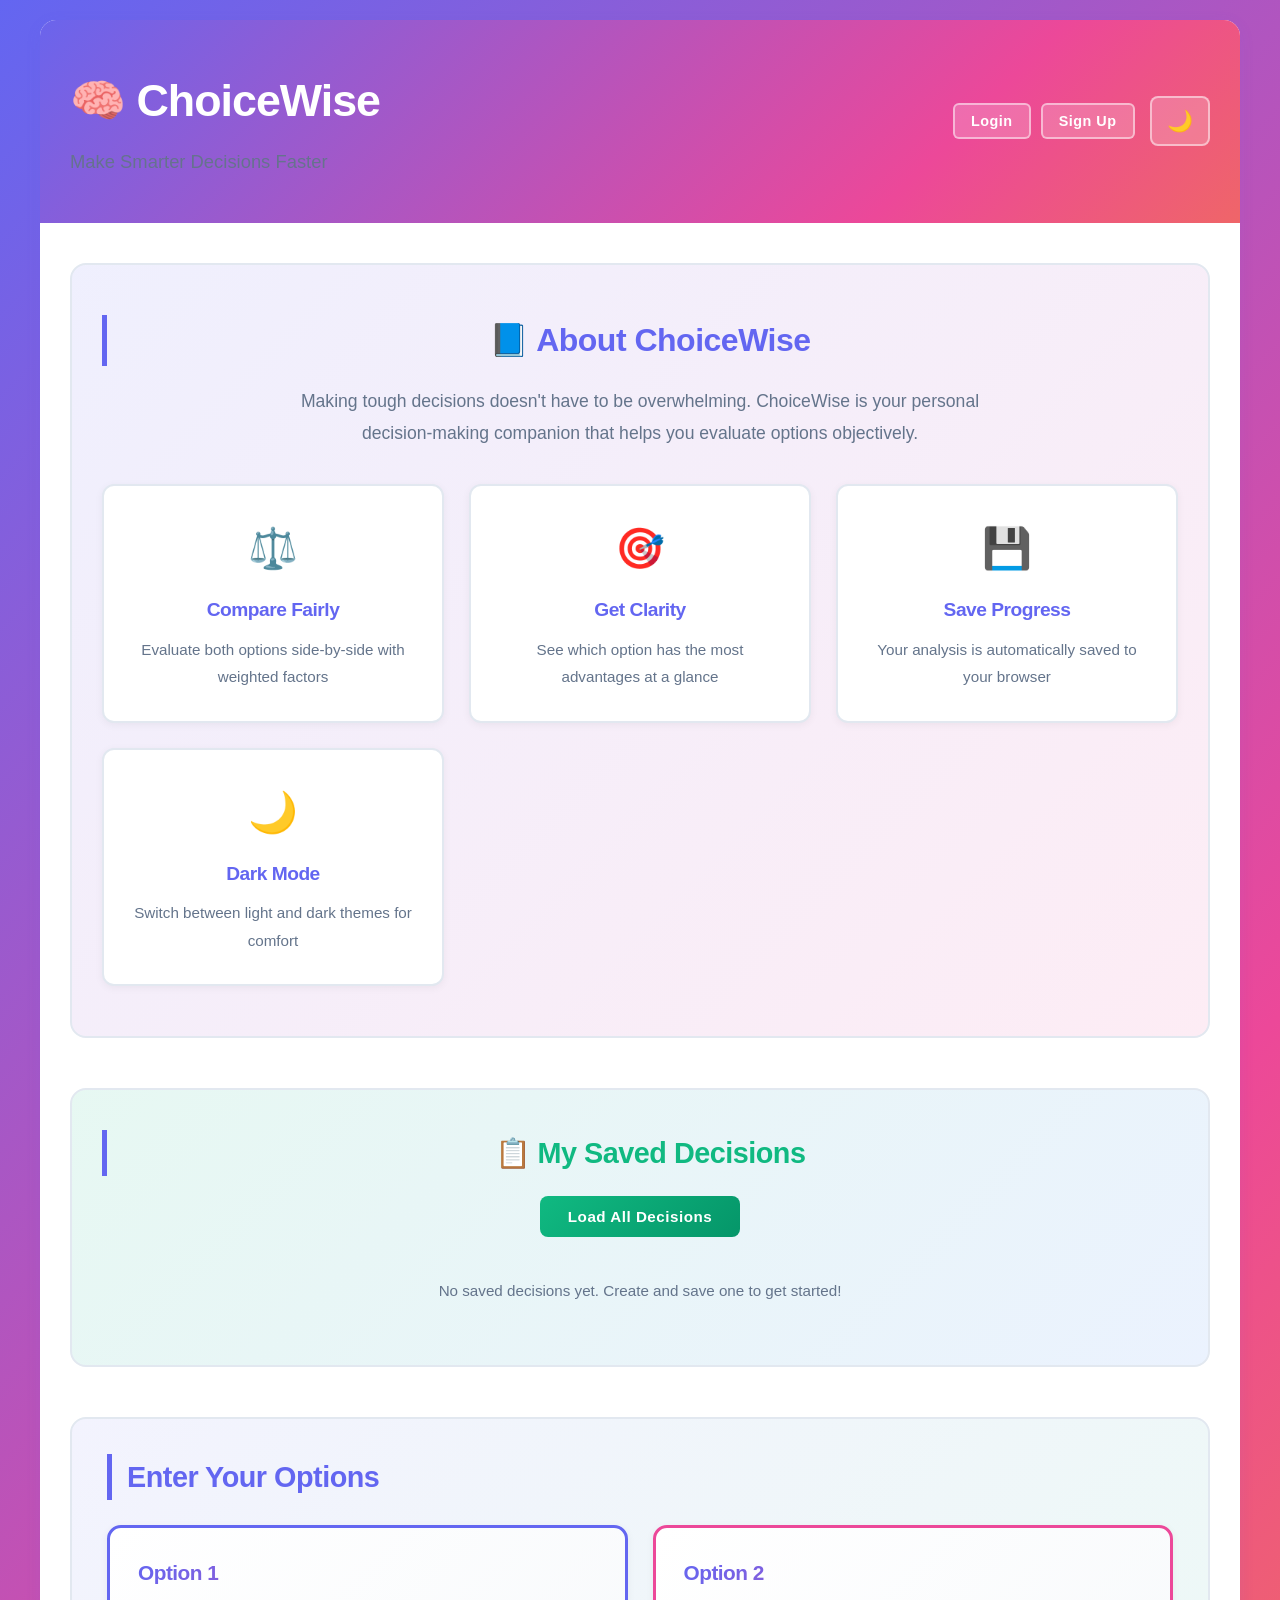
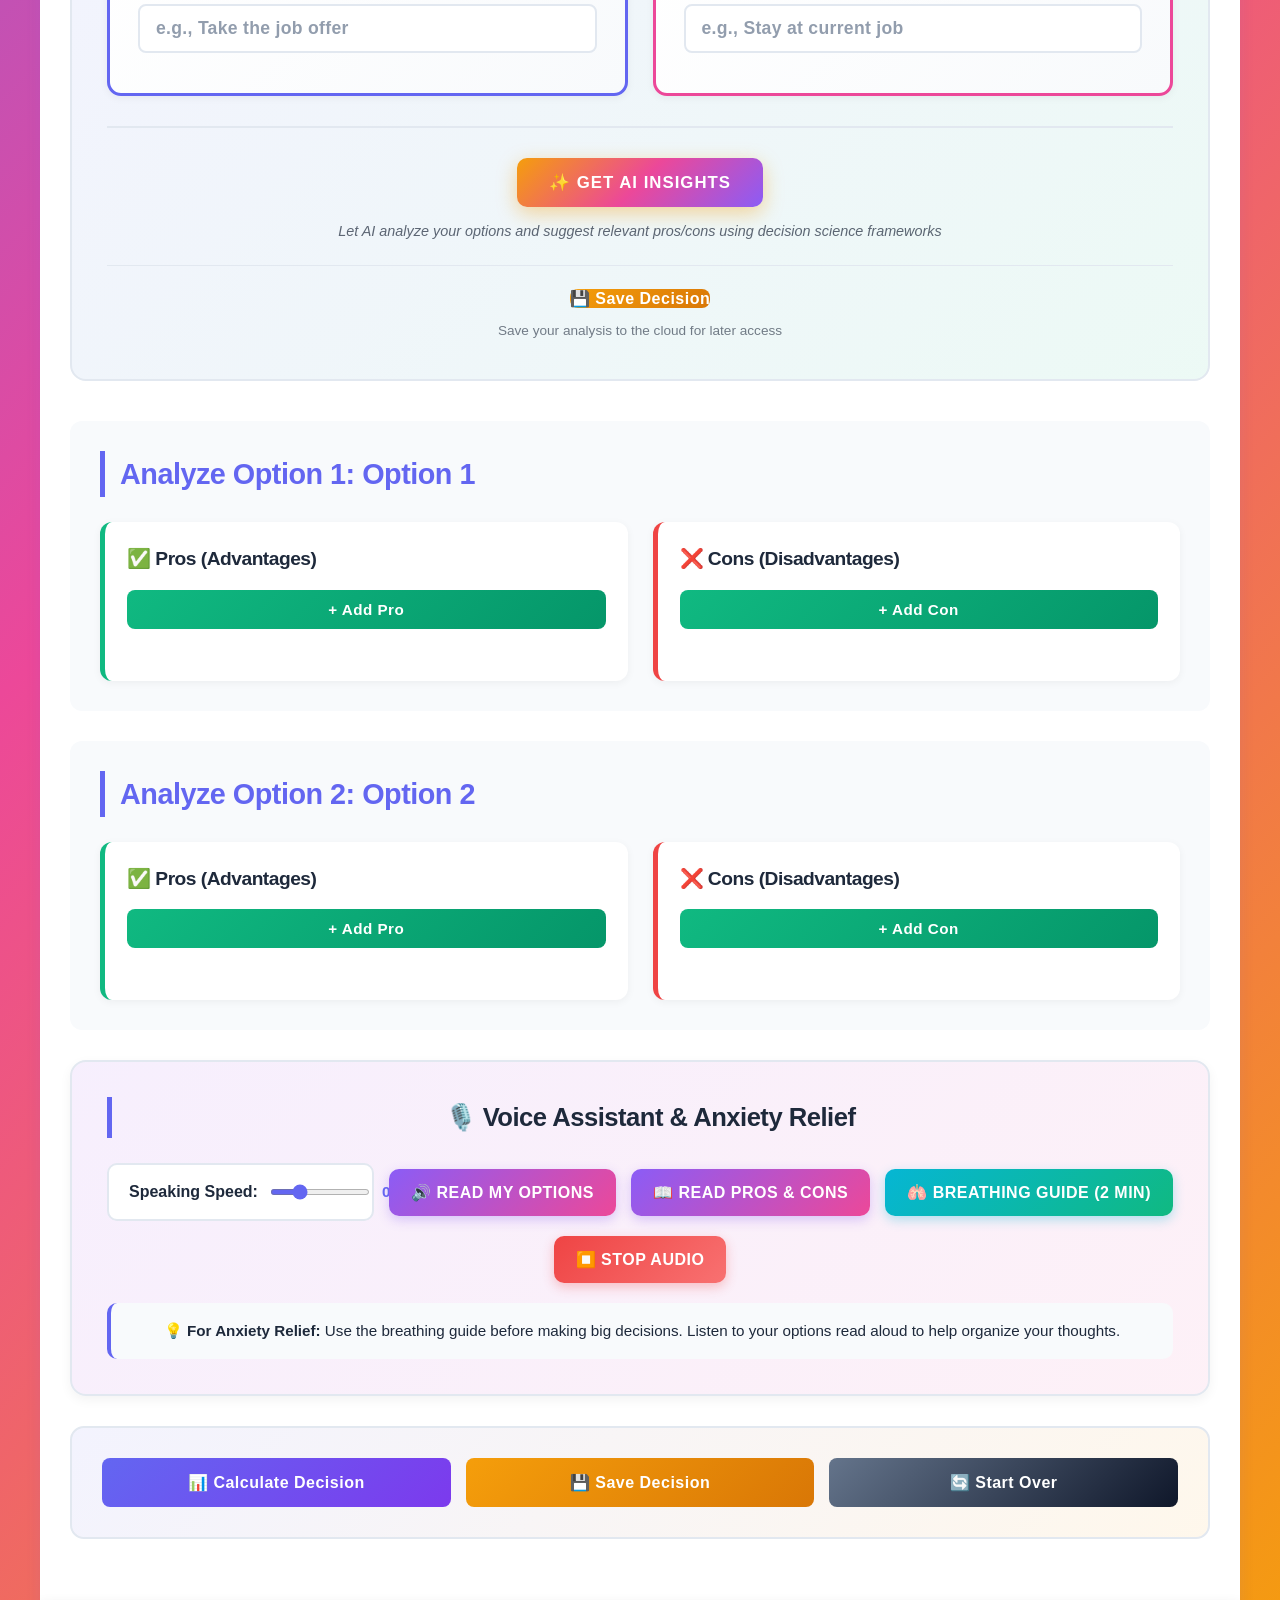
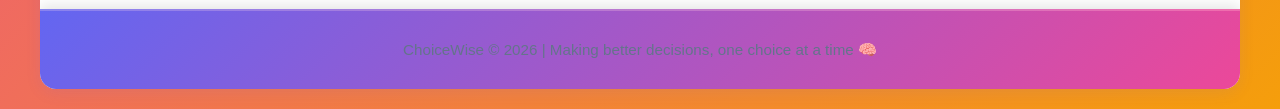
<file: index.html>
<!DOCTYPE html>
<html lang="en">
<head>
    <meta charset="UTF-8">
    <meta name="viewport" content="width=device-width, initial-scale=1.0">
    <title>ChoiceWise - Smart Decision Making Tool</title>
    <link rel="stylesheet" href="style.css">
</head>
<body>
    <div class="container">
        <!-- HEADER -->
        <header>
            <div class="header-top">
                <div class="header-logo">
                    <h1>🧠 ChoiceWise</h1>
                    <p class="subtitle">Make Smarter Decisions Faster</p>
                </div>
                <div class="header-actions">
                    <div id="userProfile" class="user-profile" style="display: none;">
                        <span id="userGreeting">👤 Guest</span>
                        <button onclick="logout()" class="btn-logout">Logout</button>
                    </div>
                    <div id="authButtons" class="auth-buttons">
                        <button onclick="openAuthModal('login')" class="btn-login">Login</button>
                        <button onclick="openAuthModal('signup')" class="btn-signup">Sign Up</button>
                    </div>
                    <button id="darkModeBtn" onclick="toggleDarkMode()" class="btn-theme" title="Toggle Dark Mode">🌙</button>
                </div>
            </div>
        </header>

        <!-- AUTH MODAL -->
        <div id="authModal" class="auth-modal" style="display: none;">
            <div class="auth-modal-content">
                <button onclick="closeAuthModal()" class="btn-close-modal">✕</button>
                
                <!-- LOGIN FORM -->
                <div id="loginForm" class="auth-form" style="display: none;">
                    <h2>Login</h2>
                    <input type="text" id="loginUsername" placeholder="Username" class="auth-input">
                    <input type="password" id="loginPassword" placeholder="Password" class="auth-input">
                    <button onclick="handleLogin()" class="btn-auth">Login</button>
                    <p class="auth-toggle">Don't have an account? <a onclick="openAuthModal('signup')">Sign Up</a></p>
                </div>

                <!-- SIGNUP FORM -->
                <div id="signupForm" class="auth-form" style="display: none;">
                    <h2>Create Account</h2>
                    <input type="text" id="signupUsername" placeholder="Username" class="auth-input">
                    <input type="email" id="signupEmail" placeholder="Email (optional)" class="auth-input">
                    <input type="password" id="signupPassword" placeholder="Password" class="auth-input">
                    <input type="password" id="signupPasswordConfirm" placeholder="Confirm Password" class="auth-input">
                    <button onclick="handleSignup()" class="btn-auth">Sign Up</button>
                    <p class="auth-toggle">Already have an account? <a onclick="openAuthModal('login')">Login</a></p>
                </div>
            </div>
        </div>

        <main>
            <!-- ABOUT SECTION -->
            <section class="about-section">
                <div class="about-container">
                    <div class="about-content">
                        <h2>📘 About ChoiceWise</h2>
                        <p>Making tough decisions doesn't have to be overwhelming. ChoiceWise is your personal decision-making companion that helps you evaluate options objectively.</p>
                        <div class="features-grid">
                            <div class="feature-item">
                                <span class="feature-icon">⚖️</span>
                                <h3>Compare Fairly</h3>
                                <p>Evaluate both options side-by-side with weighted factors</p>
                            </div>
                            <div class="feature-item">
                                <span class="feature-icon">🎯</span>
                                <h3>Get Clarity</h3>
                                <p>See which option has the most advantages at a glance</p>
                            </div>
                            <div class="feature-item">
                                <span class="feature-icon">💾</span>
                                <h3>Save Progress</h3>
                                <p>Your analysis is automatically saved to your browser</p>
                            </div>
                            <div class="feature-item">
                                <span class="feature-icon">🌙</span>
                                <h3>Dark Mode</h3>
                                <p>Switch between light and dark themes for comfort</p>
                            </div>
                        </div>
                    </div>
                </div>
            </section>

            <!-- MY DECISIONS SECTION -->
            <section class="my-decisions-section">
                <h2>📋 My Saved Decisions</h2>
                <button onclick="loadAllDecisions()" class="btn-load-all">Load All Decisions</button>
                <div id="decisionsList" class="decisions-list" style="display: none;">
                    <table class="decisions-table">
                        <thead>
                            <tr>
                                <th>ID</th>
                                <th>Option 1</th>
                                <th>Option 2</th>
                                <th>Created</th>
                                <th>Action</th>
                            </tr>
                        </thead>
                        <tbody id="decisionsTableBody">
                        </tbody>
                    </table>
                </div>
                <p id="noDecisions" class="info-text">No saved decisions yet. Create and save one to get started!</p>
            </section>

            <!-- SECTION 1: INPUT OPTIONS -->
            <section class="options-section">
                <h2>Enter Your Options</h2>
                <div class="options-container">
                    <!-- OPTION 1 -->
                    <div class="option-box">
                        <h3>Option 1</h3>
                        <input 
                            type="text" 
                            id="option1Input" 
                            placeholder="e.g., Take the job offer"
                            class="input-field input-option"
                        >
                    </div>

                    <!-- OPTION 2 -->
                    <div class="option-box">
                        <h3>Option 2</h3>
                        <input 
                            type="text" 
                            id="option2Input" 
                            placeholder="e.g., Stay at current job"
                            class="input-field input-option"
                        >
                    </div>
                </div>
                
                <!-- AI INSIGHTS BUTTON -->
                <div class="ai-insights-container">
                    <button onclick="generateAIInsights()" class="btn-ai-insights">✨ Get AI Insights</button>
                    <p class="ai-note">Let AI analyze your options and suggest relevant pros/cons using decision science frameworks</p>
                </div>
                
                <!-- SAVE DECISION BUTTON -->
                <div class="save-section">
                    <button onclick="saveDecision()" class="btn-save">💾 Save Decision</button>
                    <p class="save-note">Save your analysis to the cloud for later access</p>
                </div>
            </section>

            <!-- SECTION 2: PROS & CONS FOR OPTION 1 -->
            <section class="analysis-section">
                <h2>Analyze Option 1: <span id="option1Label">Option 1</span></h2>
                
                <div class="pros-cons-container">
                    <!-- OPTION 1 PROS -->
                    <div class="pros-section">
                        <h3>✅ Pros (Advantages)</h3>
                        <button onclick="addProInputField(1)" class="btn-add">+ Add Pro</button>
                        <ul id="pros1List" class="items-list"></ul>
                    </div>

                    <!-- OPTION 1 CONS -->
                    <div class="cons-section">
                        <h3>❌ Cons (Disadvantages)</h3>
                        <button onclick="addConInputField(1)" class="btn-add">+ Add Con</button>
                        <ul id="cons1List" class="items-list"></ul>
                    </div>
                </div>
            </section>

            <!-- SECTION 3: PROS & CONS FOR OPTION 2 -->
            <section class="analysis-section">
                <h2>Analyze Option 2: <span id="option2Label">Option 2</span></h2>
                
                <div class="pros-cons-container">
                    <!-- OPTION 2 PROS -->
                    <div class="pros-section">
                        <h3>✅ Pros (Advantages)</h3>
                        <button onclick="addProInputField(2)" class="btn-add">+ Add Pro</button>
                        <ul id="pros2List" class="items-list"></ul>
                    </div>

                    <!-- OPTION 2 CONS -->
                    <div class="cons-section">
                        <h3>❌ Cons (Disadvantages)</h3>
                        <button onclick="addConInputField(2)" class="btn-add">+ Add Con</button>
                        <ul id="cons2List" class="items-list"></ul>
                    </div>
                </div>
            </section>

            <!-- SECTION 3.5: VOICE & ANXIETY RELIEF -->
            <section class="voice-section">
                <h2>🎙️ Voice Assistant & Anxiety Relief</h2>
                
                <div class="voice-controls">
                    <!-- Voice Settings -->
                    <div class="voice-settings">
                        <label for="voiceSpeed">Speaking Speed:</label>
                        <input type="range" id="voiceSpeed" min="0.5" max="2" step="0.1" value="0.9" class="speed-slider">
                        <span id="speedValue">0.9x (Calm & Clear)</span>
                    </div>

                    <!-- Read Options Button -->
                    <button onclick="readOptions()" class="btn-voice">
                        🔊 Read My Options
                    </button>

                    <!-- Read Analysis Button -->
                    <button onclick="readAnalysis()" class="btn-voice">
                        📖 Read Pros & Cons
                    </button>

                    <!-- Breathing Exercise Button -->
                    <button onclick="startBreathingExercise()" class="btn-voice btn-calm">
                        🫁 Breathing Guide (2 min)
                    </button>

                    <!-- Stop Voice Button -->
                    <button onclick="stopVoice()" class="btn-voice btn-stop">
                        ⏹️ Stop Audio
                    </button>
                </div>

                <div class="voice-tips">
                    <p><strong>💡 For Anxiety Relief:</strong> Use the breathing guide before making big decisions. Listen to your options read aloud to help organize your thoughts.</p>
                </div>
            </section>

            <!-- SECTION 4: ACTION BUTTONS -->
            <section class="action-section">
                <button onclick="calculateDecision()" class="btn-calculate">📊 Calculate Decision</button>
                <button onclick="saveDecision()" class="btn-save">💾 Save Decision</button>
                <button onclick="resetAll()" class="btn-reset">🔄 Start Over</button>
            </section>

            <!-- SECTION 5: RESULTS -->
            <section class="results-section" id="resultsSection" style="display: none;">
                <h2>📈 Decision Analysis Results</h2>
                
                <div class="results-grid">
                    <!-- OPTION 1 RESULT -->
                    <div class="result-card">
                        <h3 id="resultOption1Label">Option 1</h3>
                        <div class="score-display">
                            <div class="score-value" id="option1Score">0</div>
                            <div class="score-label">Total Score</div>
                        </div>
                        <div class="score-breakdown">
                            <p><strong>Pros Score:</strong> <span id="option1ProsScore">0</span></p>
                            <p><strong>Cons Score:</strong> <span id="option1ConsScore">0</span></p>
                        </div>
                    </div>

                    <!-- OPTION 2 RESULT -->
                    <div class="result-card">
                        <h3 id="resultOption2Label">Option 2</h3>
                        <div class="score-display">
                            <div class="score-value" id="option2Score">0</div>
                            <div class="score-label">Total Score</div>
                        </div>
                        <div class="score-breakdown">
                            <p><strong>Pros Score:</strong> <span id="option2ProsScore">0</span></p>
                            <p><strong>Cons Score:</strong> <span id="option2ConsScore">0</span></p>
                        </div>
                    </div>
                </div>

                <!-- RECOMMENDATION -->
                <div class="recommendation-box" id="recommendationBox">
                    <h3>🎯 My Recommendation</h3>
                    <div id="recommendation" class="recommendation-text"></div>
                    <p class="recommendation-note">💡 Remember: This analysis is a guide, not the final decision. Trust your intuition too!</p>
                </div>
            </section>
        </main>

        <!-- FOOTER -->
        <footer>
            <p>ChoiceWise © 2026 | Making better decisions, one choice at a time 🧠</p>
        </footer>
    </div>

    <script src="script.js"></script>
</body>
</html>
</file>
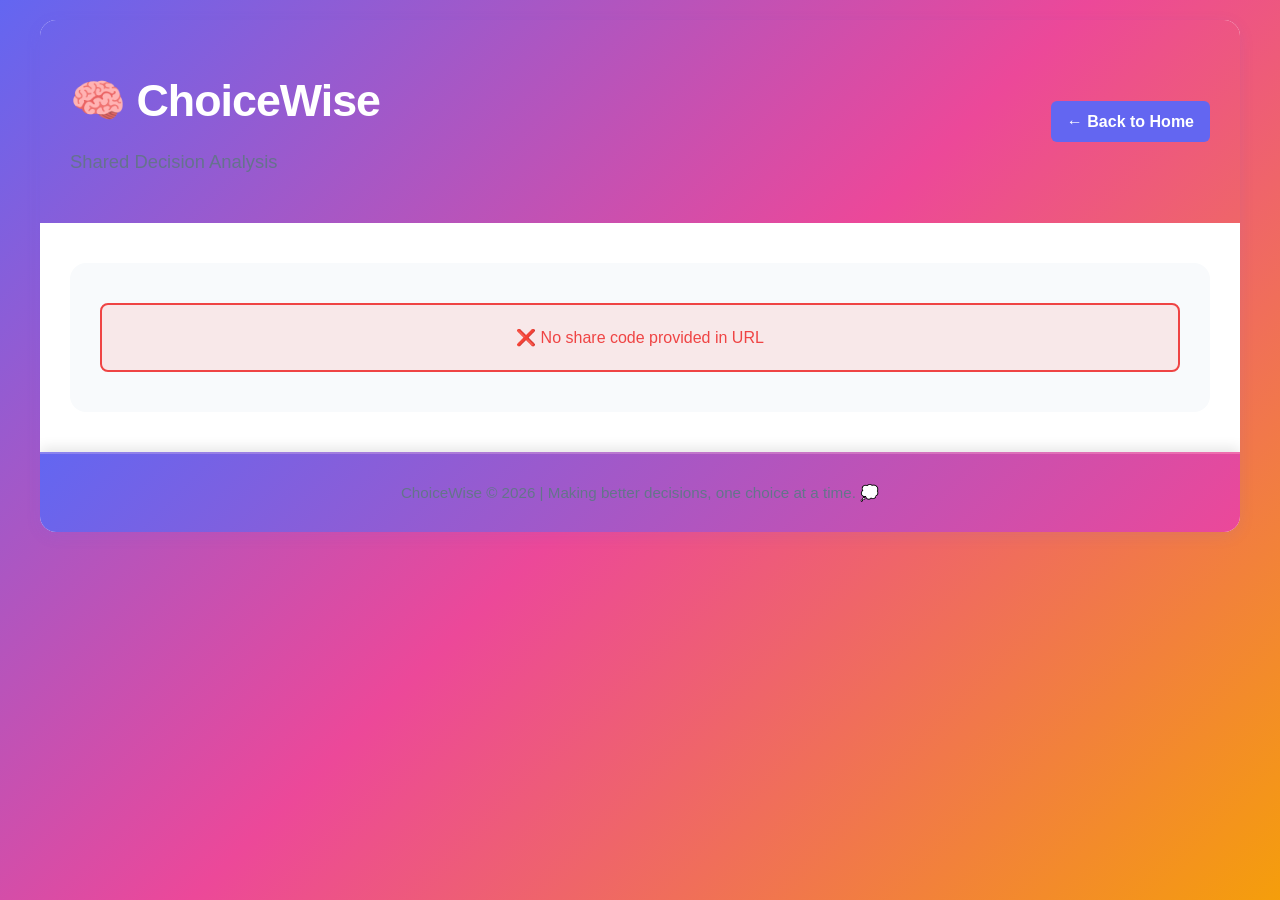
<file: share.html>
<!DOCTYPE html>
<html lang="en">
<head>
    <meta charset="UTF-8">
    <meta name="viewport" content="width=device-width, initial-scale=1.0">
    <title>ChoiceWise - Shared Decision</title>
    <link rel="stylesheet" href="style.css">
</head>
<body>
    <div class="container">
        <!-- HEADER -->
        <header>
            <div class="header-top">
                <div class="header-logo">
                    <h1>🧠 ChoiceWise</h1>
                    <p class="subtitle">Shared Decision Analysis</p>
                </div>
                <a href="index.html" class="btn-home">← Back to Home</a>
            </div>
        </header>

        <main>
            <!-- SHARED DECISION VIEW -->
            <section class="shared-decision-section">
                <div id="loadingMessage" class="loading-text">📄 Loading shared decision...</div>
                
                <div id="decisionContent" style="display: none;">
                    <!-- OPTIONS -->
                    <div class="shared-options">
                        <div class="shared-option">
                            <h3>Option 1: <span id="sharedOption1"></span></h3>
                            <div class="shared-pros-cons">
                                <h4>✅ Pros:</h4>
                                <ul id="sharedPros1List"></ul>
                                <h4>❌ Cons:</h4>
                                <ul id="sharedCons1List"></ul>
                            </div>
                        </div>

                        <div class="shared-option">
                            <h3>Option 2: <span id="sharedOption2"></span></h3>
                            <div class="shared-pros-cons">
                                <h4>✅ Pros:</h4>
                                <ul id="sharedPros2List"></ul>
                                <h4>❌ Cons:</h4>
                                <ul id="sharedCons2List"></ul>
                            </div>
                        </div>
                    </div>

                    <div class="shared-info">
                        <p>📅 Created: <span id="sharedCreatedDate"></span></p>
                        <button onclick="copyDecisionToLocal()" class="btn-copy">📋 Copy to My Decisions</button>
                    </div>
                </div>

                <div id="errorMessage" class="error-text" style="display: none;">
                    ❌ Could not load shared decision. The link may be invalid or expired.
                </div>
            </section>
        </main>

        <!-- FOOTER -->
        <footer>
            <p>ChoiceWise © 2026 | Making better decisions, one choice at a time. 💭</p>
        </footer>
    </div>

    <script>
        const API_BASE_URL = '';

        // Load shared decision when page opens
        window.addEventListener('DOMContentLoaded', function() {
            loadSharedDecision();
        });

        /**
         * Load a shared decision by share code from URL
         */
        async function loadSharedDecision() {
            const params = new URLSearchParams(window.location.search);
            const shareCode = params.get('code');

            if (!shareCode) {
                showError('No share code provided in URL');
                return;
            }

            try {
                const response = await fetch(`${API_BASE_URL}/api/decisions/share/${shareCode}`);
                
                if (response.ok) {
                    const decision = await response.json();
                    displaySharedDecision(decision);
                } else {
                    showError('Shared decision not found');
                }
            } catch (error) {
                console.error('Load shared decision error:', error);
                showError('Error loading shared decision');
            }
        }

        /**
         * Display the shared decision
         */
        function displaySharedDecision(decision) {
            const loadingMessage = document.getElementById('loadingMessage');
            const decisionContent = document.getElementById('decisionContent');
            const errorMessage = document.getElementById('errorMessage');

            loadingMessage.style.display = 'none';
            errorMessage.style.display = 'none';

            // Set option names
            document.getElementById('sharedOption1').textContent = decision.option1Name;
            document.getElementById('sharedOption2').textContent = decision.option2Name;

            // Display pros and cons
            displayList('sharedPros1List', decision.pros1);
            displayList('sharedCons1List', decision.cons1);
            displayList('sharedPros2List', decision.pros2);
            displayList('sharedCons2List', decision.cons2);

            // Display created date
            document.getElementById('sharedCreatedDate').textContent = 
                new Date(decision.createdAt).toLocaleString();

            // Store decision data for copying
            window.currentSharedDecision = decision;

            decisionContent.style.display = 'block';
        }

        /**
         * Display a list of items
         */
        function displayList(elementId, items) {
            const list = document.getElementById(elementId);
            list.innerHTML = '';

            if (!items || items.length === 0) {
                list.innerHTML = '<li><em>None</em></li>';
                return;
            }

            items.forEach(item => {
                const li = document.createElement('li');
                const text = item.text || item;
                const importance = item.importance ? ` (importance: ${item.importance}/5)` : '';
                li.textContent = text + importance;
                list.appendChild(li);
            });
        }

        /**
         * Copy shared decision to user's decisions
         */
        async function copyDecisionToLocal() {
            if (!window.currentSharedDecision) {
                alert('Error: No decision loaded');
                return;
            }

            const decision = window.currentSharedDecision;

            try {
                const response = await fetch(`${API_BASE_URL}/api/decisions`, {
                    method: 'POST',
                    headers: {
                        'Content-Type': 'application/json'
                    },
                    body: JSON.stringify({
                        option1Name: decision.option1Name,
                        option2Name: decision.option2Name,
                        pros1: decision.pros1,
                        cons1: decision.cons1,
                        pros2: decision.pros2,
                        cons2: decision.cons2
                    })
                });

                if (response.ok) {
                    alert('✅ Decision copied to your decisions! Check "My Saved Decisions" section.');
                } else {
                    alert('❌ Failed to copy decision');
                }
            } catch (error) {
                console.error('Copy error:', error);
                alert('❌ Error copying decision');
            }
        }

        /**
         * Show error message
         */
        function showError(message) {
            const loadingMessage = document.getElementById('loadingMessage');
            const errorMessage = document.getElementById('errorMessage');

            loadingMessage.style.display = 'none';
            errorMessage.style.display = 'block';
            errorMessage.textContent = '❌ ' + message;
        }
    </script>
</body>
</html>
</file>
<file: style.css>
/* ============================================
   DECISION HELPER - STYLE.CSS
   Clean & Professional UI for Decision Making App
   ============================================ */

/* ============ CSS VARIABLES ============ */
:root {
    /* Color Palette - Enhanced & Modern */
    --primary-color: #6366f1;
    --primary-dark: #4f46e5;
    --secondary-color: #ec4899;
    --accent-color: #f59e0b;
    --success-color: #10b981;
    --success-dark: #059669;
    --danger-color: #ef4444;
    --danger-dark: #dc2626;
    --warning-color: #f97316;
    --warning-dark: #ea580c;
    --gray-color: #64748b;
    --gray-dark: #475569;

    /* Light Mode Colors */
    --bg-color: #ffffff;
    --text-color: #1e293b;
    --text-light: #64748b;
    --border-color: #e2e8f0;
    --light-bg: #f8fafc;
    --card-shadow: 0 4px 15px rgba(99, 102, 241, 0.1);
    --page-bg: linear-gradient(135deg, #6366f1 0%, #ec4899 50%, #f59e0b 100%);
}

/* Dark Mode CSS Variables */
body.dark-mode {
    --bg-color: #0f172a;
    --text-color: #f1f5f9;
    --text-light: #cbd5e1;
    --border-color: #334155;
    --light-bg: #1e293b;
    --card-shadow: 0 4px 15px rgba(99, 102, 241, 0.2);
    --page-bg: linear-gradient(135deg, #1a1a3f 0%, #4a1a4f 50%, #3a2a1a 100%);
}

/* ============ GLOBAL STYLES ============ */
* {
    margin: 0;
    padding: 0;
    box-sizing: border-box;
}

html {
    scroll-behavior: smooth;
}

body {
    font-family: 'Segoe UI', Tahoma, Geneva, Verdana, sans-serif;
    background: var(--page-bg);
    color: var(--text-color);
    line-height: 1.6;
    min-height: 100vh;
    padding: 20px;
    transition: background 0.4s ease, color 0.4s ease;
}

/* ============ CONTAINER & LAYOUT ============ */
.container {
    max-width: 1200px;
    margin: 0 auto;
    background-color: var(--bg-color);
    border-radius: 16px;
    box-shadow: var(--card-shadow);
    overflow: hidden;
    transition: background-color 0.4s ease, box-shadow 0.4s ease;
}

main {
    padding: 40px 30px;
}

/* ============ ABOUT SECTION ============ */
.about-section {
    background: linear-gradient(135deg, rgba(99, 102, 241, 0.1) 0%, rgba(236, 72, 153, 0.1) 100%);
    padding: 50px 30px;
    border-radius: 16px;
    margin-bottom: 50px;
    border: 2px solid var(--border-color);
}

.about-container {
    max-width: 100%;
}

.about-content h2 {
    color: var(--primary-color);
    font-size: 2em;
    margin-bottom: 20px;
    text-align: center;
}

.about-content > p {
    font-size: 1.1em;
    text-align: center;
    margin-bottom: 35px;
    line-height: 1.8;
    max-width: 700px;
    margin-left: auto;
    margin-right: auto;
}

.features-grid {
    display: grid;
    grid-template-columns: repeat(auto-fit, minmax(280px, 1fr));
    gap: 25px;
    margin-top: 30px;
}

.feature-item {
    background: var(--bg-color);
    padding: 30px;
    border-radius: 12px;
    text-align: center;
    border: 2px solid var(--border-color);
    transition: all 0.3s ease;
    box-shadow: 0 2px 8px rgba(0, 0, 0, 0.05);
}

.feature-item:hover {
    transform: translateY(-5px);
    border-color: var(--primary-color);
    box-shadow: 0 8px 20px rgba(99, 102, 241, 0.15);
}

.feature-item .feature-icon {
    font-size: 2.5em;
    display: block;
    margin-bottom: 15px;
}

.feature-item h3 {
    color: var(--primary-color);
    margin-bottom: 10px;
    font-size: 1.2em;
}

.feature-item p {
    font-size: 0.95em;
    color: var(--text-light);
    margin: 0;
}

/* My Decisions Section */
.my-decisions-section {
    background: linear-gradient(135deg, rgba(16, 185, 129, 0.1) 0%, rgba(59, 130, 246, 0.1) 100%);
    padding: 40px 30px;
    border-radius: 16px;
    margin-bottom: 50px;
    border: 2px solid var(--border-color);
}

.my-decisions-section h2 {
    color: var(--success-color);
    font-size: 1.8em;
    margin-bottom: 20px;
    text-align: center;
}

.btn-load-all {
    background: linear-gradient(135deg, var(--success-color) 0%, #059669 100%);
    color: white;
    border: none;
    padding: 12px 28px;
    border-radius: 8px;
    font-size: 0.95em;
    font-weight: 600;
    cursor: pointer;
    display: block;
    margin: 0 auto 20px;
    transition: all 0.3s ease;
}

.btn-load-all:hover {
    transform: translateY(-2px);
    box-shadow: 0 6px 16px rgba(16, 185, 129, 0.4);
}

.decisions-list {
    overflow-x: auto;
    margin: 20px 0;
}

.decisions-table {
    width: 100%;
    border-collapse: collapse;
    background: var(--bg-color);
    border-radius: 8px;
    overflow: hidden;
    box-shadow: 0 2px 8px rgba(0, 0, 0, 0.1);
}

.decisions-table thead {
    background: var(--primary-color);
    color: white;
}

.decisions-table th {
    padding: 14px;
    text-align: left;
    font-weight: 600;
    font-size: 0.9em;
}

.decisions-table td {
    padding: 12px 14px;
    border-bottom: 1px solid var(--border-color);
    font-size: 0.9em;
}

.decisions-table tbody tr:hover {
    background: var(--light-bg);
}

.decisions-table tbody tr:last-child td {
    border-bottom: none;
}

.btn-load-decision {
    background: var(--primary-color);
    color: white;
    border: none;
    padding: 6px 16px;
    border-radius: 6px;
    font-size: 0.85em;
    font-weight: 600;
    cursor: pointer;
    transition: all 0.2s ease;
}

.btn-load-decision:hover {
    background: var(--primary-dark);
    transform: scale(1.05);
}

.btn-share-decision {
    background: var(--secondary-color);
    color: white;
    border: none;
    padding: 6px 16px;
    border-radius: 6px;
    font-size: 0.85em;
    font-weight: 600;
    cursor: pointer;
    transition: all 0.2s ease;
    margin-left: 8px;
}

.btn-share-decision:hover {
    background: #d91e63;
    transform: scale(1.05);
}

.btn-home {
    background: var(--primary-color);
    color: white;
    padding: 8px 16px;
    border-radius: 6px;
    text-decoration: none;
    font-weight: 600;
    transition: all 0.2s ease;
}

.btn-home:hover {
    background: var(--primary-dark);
    transform: translateY(-2px);
}

/* Shared Decision Styles */
.shared-decision-section {
    background: var(--light-bg);
    padding: 40px 30px;
    border-radius: 16px;
    margin-bottom: 50px;
}

.loading-text {
    text-align: center;
    font-size: 1.1em;
    color: var(--text-light);
    padding: 40px;
}

.error-text {
    text-align: center;
    font-size: 1rem;
    color: var(--danger-color);
    padding: 20px;
    background: rgba(239, 68, 68, 0.1);
    border-radius: 8px;
    border: 2px solid var(--danger-color);
}

.shared-options {
    display: grid;
    grid-template-columns: 1fr 1fr;
    gap: 30px;
    margin-bottom: 30px;
}

.shared-option {
    background: var(--bg-color);
    padding: 25px;
    border-radius: 12px;
    border: 2px solid var(--border-color);
}

.shared-option h3 {
    color: var(--primary-color);
    margin-bottom: 20px;
    font-size: 1.3em;
}

.shared-pros-cons h4 {
    color: var(--success-color);
    margin-top: 15px;
    margin-bottom: 10px;
    font-size: 1em;
}

.shared-pros-cons h4:first-child {
    margin-top: 0;
}

.shared-pros-cons ul {
    list-style: none;
    padding: 0;
    margin: 0;
}

.shared-pros-cons li {
    padding: 8px 0;
    padding-left: 20px;
    color: var(--text-color);
    font-size: 0.95em;
}

.shared-pros-cons li:before {
    content: "▸ ";
    color: var(--primary-color);
    font-weight: bold;
    margin-right: 8px;
}

.shared-info {
    background: var(--bg-color);
    padding: 20px;
    border-radius: 12px;
    border: 2px solid var(--border-color);
    display: flex;
    justify-content: space-between;
    align-items: center;
}

.shared-info p {
    margin: 0;
    color: var(--text-light);
    font-size: 0.95em;
}

.btn-copy {
    background: var(--success-color);
    color: white;
    border: none;
    padding: 10px 24px;
    border-radius: 8px;
    font-weight: 600;
    cursor: pointer;
    transition: all 0.2s ease;
}

.btn-copy:hover {
    background: var(--success-dark);
    transform: translateY(-2px);
}

.info-text {
    text-align: center;
    color: var(--text-light);
    font-size: 0.95em;
    margin: 0;
    padding: 20px;
}

section {
    margin-bottom: 40px;
}

section:last-of-type {
    margin-bottom: 0;
}

/* ============ TYPOGRAPHY ============ */
h1, h2, h3, h4, h5, h6 {
    font-weight: 700;
    letter-spacing: -0.5px;
}

h2 {
    color: var(--primary-color);
    font-size: 1.8em;
    margin-bottom: 25px;
    padding-left: 15px;
    border-left: 5px solid var(--primary-color);
    transition: color 0.3s ease;
}

h3 {
    color: var(--text-color);
    font-size: 1.2em;
    margin-bottom: 15px;
}

p {
    color: var(--text-light);
    line-height: 1.8;
}

/* ============ HEADER SECTION ============ */
header {
    background: var(--page-bg);
    color: white;
    padding: 45px 30px;
    text-align: center;
    background-attachment: fixed;
}

.header-top {
    display: flex;
    justify-content: space-between;
    align-items: center;
    margin-bottom: 0;
    flex-wrap: wrap;
    gap: 20px;
}

.header-logo {
    flex: 1;
    text-align: left;
}

header h1 {
    font-size: 2.8em;
    margin: 0;
    text-transform: none;
    font-weight: 800;
    letter-spacing: -1px;
}

.subtitle {
    font-size: 1.15em;
    opacity: 0.95;
    margin-top: 8px;
    margin-bottom: 0;
    font-weight: 500;
}

/* Dark Mode Button */
.btn-theme {
    background-color: rgba(255, 255, 255, 0.2);
    color: white;
    border: 2px solid rgba(255, 255, 255, 0.5);
    padding: 10px 15px;
    border-radius: 8px;
    font-size: 1.3em;
    cursor: pointer;
    transition: all 0.3s ease;
    display: flex;
    align-items: center;
    justify-content: center;
    min-width: 50px;
    min-height: 50px;
}

.btn-theme:hover {
    background-color: rgba(255, 255, 255, 0.3);
    border-color: white;
    transform: scale(1.08);
}

.btn-theme:active {
    transform: scale(0.95);
}

/* Header Actions */
.header-actions {
    display: flex;
    gap: 15px;
    align-items: center;
}

.user-profile {
    display: flex;
    align-items: center;
    gap: 15px;
    padding: 0 15px;
    background: rgba(255, 255, 255, 0.1);
    border-radius: 8px;
    height: 50px;
}

.user-profile span {
    color: white;
    font-weight: 600;
    font-size: 0.95em;
}

.auth-buttons {
    display: flex;
    gap: 10px;
}

.btn-login, .btn-signup, .btn-logout {
    background: rgba(255, 255, 255, 0.2);
    color: white;
    border: 2px solid rgba(255, 255, 255, 0.5);
    padding: 8px 16px;
    border-radius: 6px;
    font-weight: 600;
    cursor: pointer;
    transition: all 0.2s ease;
    font-size: 0.9em;
}

.btn-login:hover, .btn-signup:hover, .btn-logout:hover {
    background: rgba(255, 255, 255, 0.3);
    border-color: white;
    transform: translateY(-2px);
}

/* Auth Modal */
.auth-modal {
    display: none;
    position: fixed;
    top: 0;
    left: 0;
    width: 100%;
    height: 100%;
    background: rgba(0, 0, 0, 0.7);
    justify-content: center;
    align-items: center;
    z-index: 1000;
}

.auth-modal-content {
    background: var(--bg-color);
    padding: 40px;
    border-radius: 16px;
    box-shadow: 0 10px 40px rgba(0, 0, 0, 0.3);
    width: 100%;
    max-width: 400px;
    position: relative;
    border: 2px solid var(--primary-color);
}

.btn-close-modal {
    position: absolute;
    top: 15px;
    right: 15px;
    background: var(--primary-color);
    color: white;
    border: none;
    width: 36px;
    height: 36px;
    border-radius: 50%;
    font-size: 1.2em;
    cursor: pointer;
    transition: all 0.2s ease;
}

.btn-close-modal:hover {
    background: var(--primary-dark);
    transform: scale(1.1);
}

.auth-form {
    display: none;
}

.auth-form h2 {
    color: var(--primary-color);
    margin-bottom: 25px;
    text-align: center;
    font-size: 1.8em;
}

.auth-input {
    width: 100%;
    padding: 12px 16px;
    margin-bottom: 15px;
    border: 2px solid var(--border-color);
    border-radius: 8px;
    font-size: 0.95em;
    background: var(--light-bg);
    color: var(--text-color);
    transition: all 0.2s ease;
}

.auth-input:focus {
    outline: none;
    border-color: var(--primary-color);
    background: var(--bg-color);
    box-shadow: 0 0 8px rgba(99, 102, 241, 0.2);
}

.btn-auth {
    width: 100%;
    padding: 12px;
    background: linear-gradient(135deg, var(--primary-color) 0%, var(--secondary-color) 100%);
    color: white;
    border: none;
    border-radius: 8px;
    font-weight: 700;
    font-size: 1em;
    cursor: pointer;
    transition: all 0.2s ease;
    margin-top: 10px;
}

.btn-auth:hover {
    transform: translateY(-2px);
    box-shadow: 0 8px 20px rgba(99, 102, 241, 0.3);
}

.auth-toggle {
    text-align: center;
    margin-top: 20px;
    color: var(--text-light);
    font-size: 0.9em;
}

.auth-toggle a {
    color: var(--primary-color);
    font-weight: 600;
    cursor: pointer;
    text-decoration: underline;
}

.auth-toggle a:hover {
    color: var(--secondary-color);
}


/* ============ OPTIONS SECTION (CARDS) ============ */
.options-section {
    background: linear-gradient(135deg, rgba(99, 102, 241, 0.08) 0%, rgba(16, 185, 129, 0.08) 100%);
    padding: 35px;
    border-radius: 16px;
    margin-bottom: 40px;
    transition: background-color 0.4s ease;
    border: 2px solid var(--border-color);
}

.options-container {
    display: grid;
    grid-template-columns: 1fr 1fr;
    gap: 25px;
}

.option-box {
    background: var(--bg-color);
    padding: 28px;
    border-radius: 14px;
    border: 3px solid transparent;
    transition: all 0.3s ease;
    box-shadow: 0 2px 8px rgba(0, 0, 0, 0.05);
    background: linear-gradient(135deg, var(--bg-color) 0%, var(--light-bg) 100%);
}

.option-box:nth-child(1) {
    border-color: var(--primary-color);
}

.option-box:nth-child(2) {
    border-color: var(--secondary-color);
}

.option-box:hover {
    transform: translateY(-5px);
    box-shadow: 0 12px 25px rgba(0, 0, 0, 0.1);
}

.option-box h3 {
    background: linear-gradient(135deg, var(--primary-color) 0%, var(--secondary-color) 100%);
    -webkit-background-clip: text;
    -webkit-text-fill-color: transparent;
    background-clip: text;
    font-size: 1.3em;
    margin-bottom: 15px;
}

/* ============ AI INSIGHTS CONTAINER ============ */
.ai-insights-container {
    text-align: center;
    margin-top: 30px;
    padding-top: 30px;
    border-top: 2px solid var(--border-color);
}

.btn-ai-insights {
    background: linear-gradient(135deg, #f59e0b 0%, #ec4899 50%, #8b5cf6 100%);
    color: white;
    border: none;
    padding: 14px 32px;
    border-radius: 10px;
    font-size: 1.05em;
    font-weight: 700;
    cursor: pointer;
    transition: all 0.3s ease;
    box-shadow: 0 6px 20px rgba(245, 158, 11, 0.4);
    text-transform: uppercase;
    letter-spacing: 1px;
}

.btn-ai-insights:hover {
    transform: translateY(-3px);
    box-shadow: 0 10px 30px rgba(245, 158, 11, 0.6);
}

.btn-ai-insights:active {
    transform: translateY(-1px);
}

.ai-note {
    color: var(--text-color);
    font-size: 0.9em;
    margin-top: 12px;
    font-style: italic;
    opacity: 0.7;
}

/* Save Section */
.save-section {
    text-align: center;
    margin-top: 20px;
    padding-top: 20px;
    border-top: 1px solid var(--border-color);
}

.save-note {
    color: var(--text-color);
    font-size: 0.85em;
    margin-top: 8px;
    opacity: 0.6;
}

/* ============ FORM ELEMENTS ============ */
.form-group {
    margin-bottom: 20px;
}

.input-field {
    width: 100%;
    padding: 12px 16px;
    border: 2px solid var(--border-color);
    border-radius: 8px;
    font-size: 1em;
    background-color: var(--bg-color);
    color: var(--text-color);
    transition: all 0.3s ease;
    margin-bottom: 12px;
    font-family: inherit;
}

.input-field::placeholder {
    color: var(--text-light);
    opacity: 0.7;
}

.input-field:focus {
    outline: none;
    border-color: var(--primary-color);
    box-shadow: 0 0 0 3px rgba(102, 126, 234, 0.15);
    background-color: var(--bg-color);
}

.input-option {
    font-weight: 600;
    font-size: 1.1em;
    letter-spacing: 0.3px;
}

/* Importance Selector */
.importance-selector {
    display: flex;
    align-items: center;
    gap: 12px;
    margin-bottom: 12px;
}

.importance-selector label {
    font-weight: 600;
    font-size: 0.95em;
    color: var(--text-color);
    min-width: 85px;
}

.importance-select {
    flex: 1;
    padding: 10px 12px;
    border: 2px solid var(--border-color);
    border-radius: 8px;
    background-color: var(--bg-color);
    color: var(--text-color);
    font-size: 0.95em;
    cursor: pointer;
    font-family: inherit;
    font-weight: 500;
    transition: all 0.3s ease;
}

.importance-select:focus {
    outline: none;
    border-color: var(--primary-color);
    box-shadow: 0 0 0 3px rgba(102, 126, 234, 0.15);
}

.importance-select:hover {
    border-color: var(--primary-color);
}

/* ============ ANALYSIS SECTIONS (PROS & CONS) ============ */
.analysis-section {
    background: var(--light-bg);
    padding: 30px;
    border-radius: 12px;
    margin-bottom: 30px;
    transition: background-color 0.4s ease;
}

.analysis-section h2 {
    margin-top: 0;
}

.pros-cons-container {
    display: grid;
    grid-template-columns: 1fr 1fr;
    gap: 25px;
}

.pros-section,
.cons-section {
    background: var(--bg-color);
    padding: 22px;
    border-radius: 12px;
    border-left: 5px solid var(--success-color);
    box-shadow: 0 2px 8px rgba(0, 0, 0, 0.05);
    transition: all 0.3s ease;
}

.cons-section {
    border-left-color: var(--danger-color);
}

.pros-section:hover,
.cons-section:hover {
    box-shadow: 0 6px 16px rgba(0, 0, 0, 0.1);
    transform: translateY(-2px);
}

/* ============ ITEM LISTS ============ */
.items-list {
    list-style: none;
    margin-bottom: 15px;
}

.items-list li {
    background-color: var(--light-bg);
    padding: 14px 16px;
    margin-bottom: 10px;
    border-radius: 8px;
    display: flex;
    justify-content: space-between;
    align-items: center;
    border-left: 4px solid var(--primary-color);
    flex-wrap: wrap;
    gap: 10px;
    transition: all 0.3s ease;
    box-shadow: 0 2px 6px rgba(0, 0, 0, 0.05);
}

.items-list li:hover {
    box-shadow: 0 4px 10px rgba(0, 0, 0, 0.1);
    transform: translateX(3px);
}

.items-list li span {
    flex: 1 1 auto;
    min-width: 150px;
    color: var(--text-color);
    font-size: 0.95em;
}

.items-list li .importance-badge {
    background-color: var(--primary-color);
    color: white;
    padding: 5px 12px;
    border-radius: 20px;
    font-size: 0.8em;
    font-weight: 700;
    letter-spacing: 0.5px;
    flex-shrink: 0;
}

.items-list li button {
    background-color: var(--danger-color);
    color: white;
    padding: 6px 14px;
    font-size: 0.85em;
    border-radius: 6px;
    cursor: pointer;
    border: none;
    font-weight: 600;
    transition: all 0.3s ease;
    flex-shrink: 0;
}

.items-list li button:hover {
    background-color: var(--danger-dark);
    transform: scale(1.05);
}

.items-list li button:active {
    transform: scale(0.95);
}

/* ============ BUTTONS ============ */
button {
    cursor: pointer;
    font-size: 1em;
    border: none;
    border-radius: 8px;
    transition: all 0.3s ease;
    font-weight: 600;
    letter-spacing: 0.5px;
    font-family: inherit;
}

button:active {
    transform: scale(0.97);
}

/* Add Button */
.btn-add {
    background: linear-gradient(135deg, var(--success-color) 0%, #059669 100%);
    color: white;
    padding: 11px 20px;
    width: 100%;
    margin-bottom: 15px;
    font-size: 0.95em;
    font-weight: 700;
}

.btn-add:hover {
    background: linear-gradient(135deg, var(--success-dark) 0%, #047857 100%);
    transform: translateY(-2px);
    box-shadow: 0 6px 16px rgba(16, 185, 129, 0.4);
}

/* ============ VOICE SECTION ============ */
.voice-section {
    background: linear-gradient(135deg, rgba(147, 51, 234, 0.08) 0%, rgba(236, 72, 153, 0.08) 100%);
    padding: 35px;
    border-radius: 16px;
    margin-bottom: 30px;
    border: 2px solid var(--border-color);
    box-shadow: 0 4px 12px rgba(0, 0, 0, 0.05);
}

.voice-section h2 {
    color: var(--text-color);
    margin-bottom: 25px;
    text-align: center;
    font-size: 1.6em;
}

.voice-controls {
    display: flex;
    flex-wrap: wrap;
    gap: 15px;
    justify-content: center;
    align-items: center;
    margin-bottom: 20px;
}

.voice-settings {
    display: flex;
    align-items: center;
    gap: 12px;
    background: var(--bg-color);
    padding: 14px 20px;
    border-radius: 10px;
    border: 2px solid var(--border-color);
    flex: 1;
    min-width: 250px;
}

.voice-settings label {
    font-weight: 600;
    color: var(--text-color);
    min-width: fit-content;
}

.speed-slider {
    flex: 1;
    min-width: 100px;
    height: 6px;
    border-radius: 3px;
    background: var(--border-color);
    outline: none;
    cursor: pointer;
    accent-color: var(--primary-color);
}

#speedValue {
    color: var(--primary-color);
    font-weight: 700;
    font-size: 0.95em;
    min-width: fit-content;
}

.btn-voice {
    background: linear-gradient(135deg, #8b5cf6 0%, #ec4899 100%);
    color: white;
    border: none;
    padding: 14px 22px;
    border-radius: 10px;
    font-size: 1em;
    font-weight: 700;
    cursor: pointer;
    transition: all 0.3s ease;
    box-shadow: 0 4px 12px rgba(139, 92, 246, 0.3);
    white-space: nowrap;
    text-transform: uppercase;
    letter-spacing: 0.5px;
}

.btn-voice:hover {
    transform: translateY(-3px);
    box-shadow: 0 8px 20px rgba(139, 92, 246, 0.5);
}

.btn-voice:active {
    transform: translateY(-1px);
}

.btn-calm {
    background: linear-gradient(135deg, #06b6d4 0%, #10b981 100%);
    box-shadow: 0 4px 12px rgba(6, 182, 212, 0.3);
}

.btn-calm:hover {
    box-shadow: 0 8px 20px rgba(6, 182, 212, 0.5);
}

.btn-stop {
    background: linear-gradient(135deg, #ef4444 0%, #f87171 100%);
    box-shadow: 0 4px 12px rgba(239, 68, 68, 0.3);
}

.btn-stop:hover {
    box-shadow: 0 8px 20px rgba(239, 68, 68, 0.5);
}

.voice-tips {
    background: var(--light-bg);
    padding: 16px 20px;
    border-radius: 10px;
    border-left: 4px solid var(--primary-color);
    margin-top: 20px;
    text-align: center;
}

.voice-tips p {
    color: var(--text-color);
    font-size: 0.95em;
    margin: 0;
    line-height: 1.6;
}

/* Dark mode adjustments */
.dark-mode .voice-section {
    background: linear-gradient(135deg, rgba(139, 92, 246, 0.12) 0%, rgba(236, 72, 153, 0.12) 100%);
}

/* ============ ACTION SECTION ============ */
.action-section {
    display: flex;
    flex-wrap: wrap;
    gap: 15px;
    justify-content: center;
    background: linear-gradient(135deg, rgba(99, 102, 241, 0.08) 0%, rgba(249, 158, 11, 0.08) 100%);
    padding: 30px;
    border-radius: 14px;
    margin-bottom: 30px;
    transition: background-color 0.4s ease;
    border: 2px solid var(--border-color);
}

.action-section button {
    flex: 1;
    min-width: 180px;
    padding: 15px 30px;
    font-size: 1em;
}

/* Calculate Button */
.btn-calculate {
    background: linear-gradient(135deg, var(--primary-color) 0%, #7c3aed 100%);
    color: white;
}

.btn-calculate:hover {
    background: linear-gradient(135deg, var(--primary-dark) 0%, #6d28d9 100%);
    transform: translateY(-2px);
    box-shadow: 0 8px 20px rgba(99, 102, 241, 0.5);
}

/* Save Button */
.btn-save {
    background: linear-gradient(135deg, var(--accent-color) 0%, #d97706 100%);
    color: white;
}

.btn-save:hover {
    background: linear-gradient(135deg, #f59e0b 0%, #b45309 100%);
    transform: translateY(-2px);
    box-shadow: 0 8px 20px rgba(245, 158, 11, 0.5);
}

/* Reset Button */
.btn-reset {
    background: linear-gradient(135deg, var(--gray-color) 0%, #0f172a 100%);
    color: white;
}

.btn-reset:hover {
    background: linear-gradient(135deg, var(--gray-dark) 0%, #1e293b 100%);
    transform: translateY(-2px);
    box-shadow: 0 8px 16px rgba(0, 0, 0, 0.3);
}

/* ============ RESULTS SECTION ============ */
.results-section {
    background: linear-gradient(135deg, rgba(99, 102, 241, 0.08) 0%, rgba(16, 185, 129, 0.08) 100%);
    padding: 35px;
    border-radius: 14px;
    animation: slideIn 0.5s cubic-bezier(0.34, 1.56, 0.64, 1);
    transition: background-color 0.4s ease;
    border: 2px solid var(--border-color);
}

@keyframes slideIn {
    from {
        opacity: 0;
        transform: translateY(20px);
    }
    to {
        opacity: 1;
        transform: translateY(0);
    }
}

/* Results Grid */
.results-grid {
    display: grid;
    grid-template-columns: 1fr 1fr;
    gap: 25px;
    margin-bottom: 30px;
}

/* Result Cards */
.result-card {
    background: var(--bg-color);
    padding: 28px;
    border-radius: 12px;
    border: 2px solid var(--border-color);
    text-align: center;
    transition: all 0.3s ease;
    box-shadow: 0 4px 12px rgba(0, 0, 0, 0.05);
}

.result-card:hover {
    transform: translateY(-5px);
    box-shadow: 0 12px 28px rgba(0, 0, 0, 0.12);
    border-color: var(--primary-color);
}

.result-card h3 {
    color: var(--primary-color);
    margin-bottom: 20px;
    font-size: 1.3em;
}

/* Score Display */
.score-display {
    background: var(--page-bg);
    color: white;
    padding: 30px;
    border-radius: 12px;
    margin-bottom: 20px;
    box-shadow: 0 6px 16px rgba(102, 126, 234, 0.2);
}

.score-value {
    font-size: 3.5em;
    font-weight: 800;
    margin-bottom: 12px;
    letter-spacing: -1px;
}

.score-label {
    font-size: 1.05em;
    opacity: 0.95;
    font-weight: 500;
}

/* Score Breakdown */
.score-breakdown {
    text-align: left;
}

.score-breakdown p {
    padding: 12px 0;
    border-bottom: 1px solid var(--border-color);
    color: var(--text-color);
    display: flex;
    justify-content: space-between;
    align-items: center;
    font-size: 0.95em;
}

.score-breakdown p:last-child {
    border-bottom: none;
}

.score-breakdown strong {
    color: var(--text-color);
    font-weight: 700;
}

/* ============ RECOMMENDATION BOX ============ */
.recommendation-box {
    background: linear-gradient(135deg, rgba(99, 102, 241, 0.05) 0%, rgba(236, 72, 153, 0.05) 100%);
    padding: 35px;
    border-radius: 14px;
    border: 3px solid var(--primary-color);
    text-align: center;
    box-shadow: 0 4px 12px rgba(99, 102, 241, 0.1);
    transition: all 0.3s ease;
}

.recommendation-box:hover {
    box-shadow: 0 12px 28px rgba(99, 102, 241, 0.2);
    transform: translateY(-3px);
}

.recommendation-box h3 {
    color: var(--primary-color);
    margin-bottom: 18px;
    font-size: 1.4em;
}

.recommendation-text {
    font-size: 1.1em;
    font-weight: 600;
    margin-bottom: 18px;
    line-height: 1.9;
    color: var(--text-color);
}

.recommendation-text p {
    margin-bottom: 10px;
}

.recommendation-note {
    font-size: 0.9em;
    color: var(--text-light);
    font-style: italic;
    margin-top: 15px;
}

/* ============ FOOTER ============ */
footer {
    background: linear-gradient(135deg, var(--primary-color) 0%, var(--secondary-color) 100%);
    color: white;
    text-align: center;
    padding: 25px 30px;
    border-top: 2px solid rgba(255, 255, 255, 0.2);
    font-size: 0.95em;
    font-weight: 500;
    box-shadow: 0 -4px 12px rgba(0, 0, 0, 0.1);
}

.dark-mode footer {
    box-shadow: 0 -4px 12px rgba(0, 0, 0, 0.3);
}

/* ============ RESPONSIVE DESIGN ============ */
@media (max-width: 900px) {
    main {
        padding: 30px 20px;
    }

    header {
        padding: 30px 20px;
    }

    header h1 {
        font-size: 2em;
    }

    h2 {
        font-size: 1.5em;
    }
}

@media (max-width: 768px) {
    /* Grid Layouts */
    .options-container,
    .pros-cons-container,
    .results-grid {
        grid-template-columns: 1fr;
        gap: 20px;
    }

    /* Header */
    .header-top {
        flex-direction: column;
        align-items: stretch;
    }

    header h1 {
        font-size: 1.6em;
    }

    .btn-theme {
        align-self: flex-start;
    }

    /* Action Buttons */
    .action-section {
        flex-direction: column;
        gap: 10px;
    }

    .action-section button {
        width: 100%;
        min-width: unset;
    }

    /* Voice Controls */
    .voice-controls {
        flex-direction: column;
    }

    .voice-settings {
        flex: 1;
        width: 100%;
        min-width: unset;
    }

    .btn-voice {
        width: 100%;
    }

    /* Lists */
    .items-list li {
        flex-direction: column;
        align-items: flex-start;
    }

    /* Score Display */
    .score-value {
        font-size: 2.5em;
    }

    /* Main Padding */
    main {
        padding: 20px 15px;
    }

    section {
        margin-bottom: 30px;
    }

    .analysis-section,
    .options-section {
        padding: 20px;
    }
}

@media (max-width: 480px) {
    /* Container & Borders */
    .container {
        border-radius: 8px;
    }

    /* Header */
    header {
        padding: 20px 15px;
        text-align: left;
    }

    .header-top {
        gap: 10px;
    }

    header h1 {
        font-size: 1.3em;
        margin-bottom: 5px;
    }

    .subtitle {
        font-size: 0.9em;
    }

    /* Typography */
    h2 {
        font-size: 1.2em;
        margin-bottom: 15px;
        padding-left: 12px;
    }

    h3 {
        font-size: 1em;
    }

    /* Sections */
    main {
        padding: 15px;
    }

    section {
        margin-bottom: 20px;
    }

    .analysis-section {
        padding: 15px;
    }

    .result-card {
        padding: 15px;
    }

    .recommendation-box {
        padding: 18px;
    }

    /* Forms */
    .importance-selector {
        flex-direction: column;
        align-items: flex-start;
        gap: 8px;
    }

    .importance-selector label {
        min-width: none;
    }

    .importance-select {
        width: 100%;
    }

    /* Buttons */
    .btn-add,
    .action-section button,
    .btn-voice {
        padding: 12px 15px;
        font-size: 0.9em;
    }

    .voice-settings {
        flex-direction: column;
        align-items: flex-start;
        gap: 8px;
    }

    .speed-slider {
        width: 100%;
    }

    /* Score */
    .score-value {
        font-size: 2em;
    }

    /* Footer */
    footer {
        padding: 15px;
        font-size: 0.85em;
    }

    .items-list li .importance-badge {
        padding: 4px 8px;
        font-size: 0.7em;
    }

    .items-list li button {
        padding: 5px 10px;
        font-size: 0.8em;
    }
}
</file>
